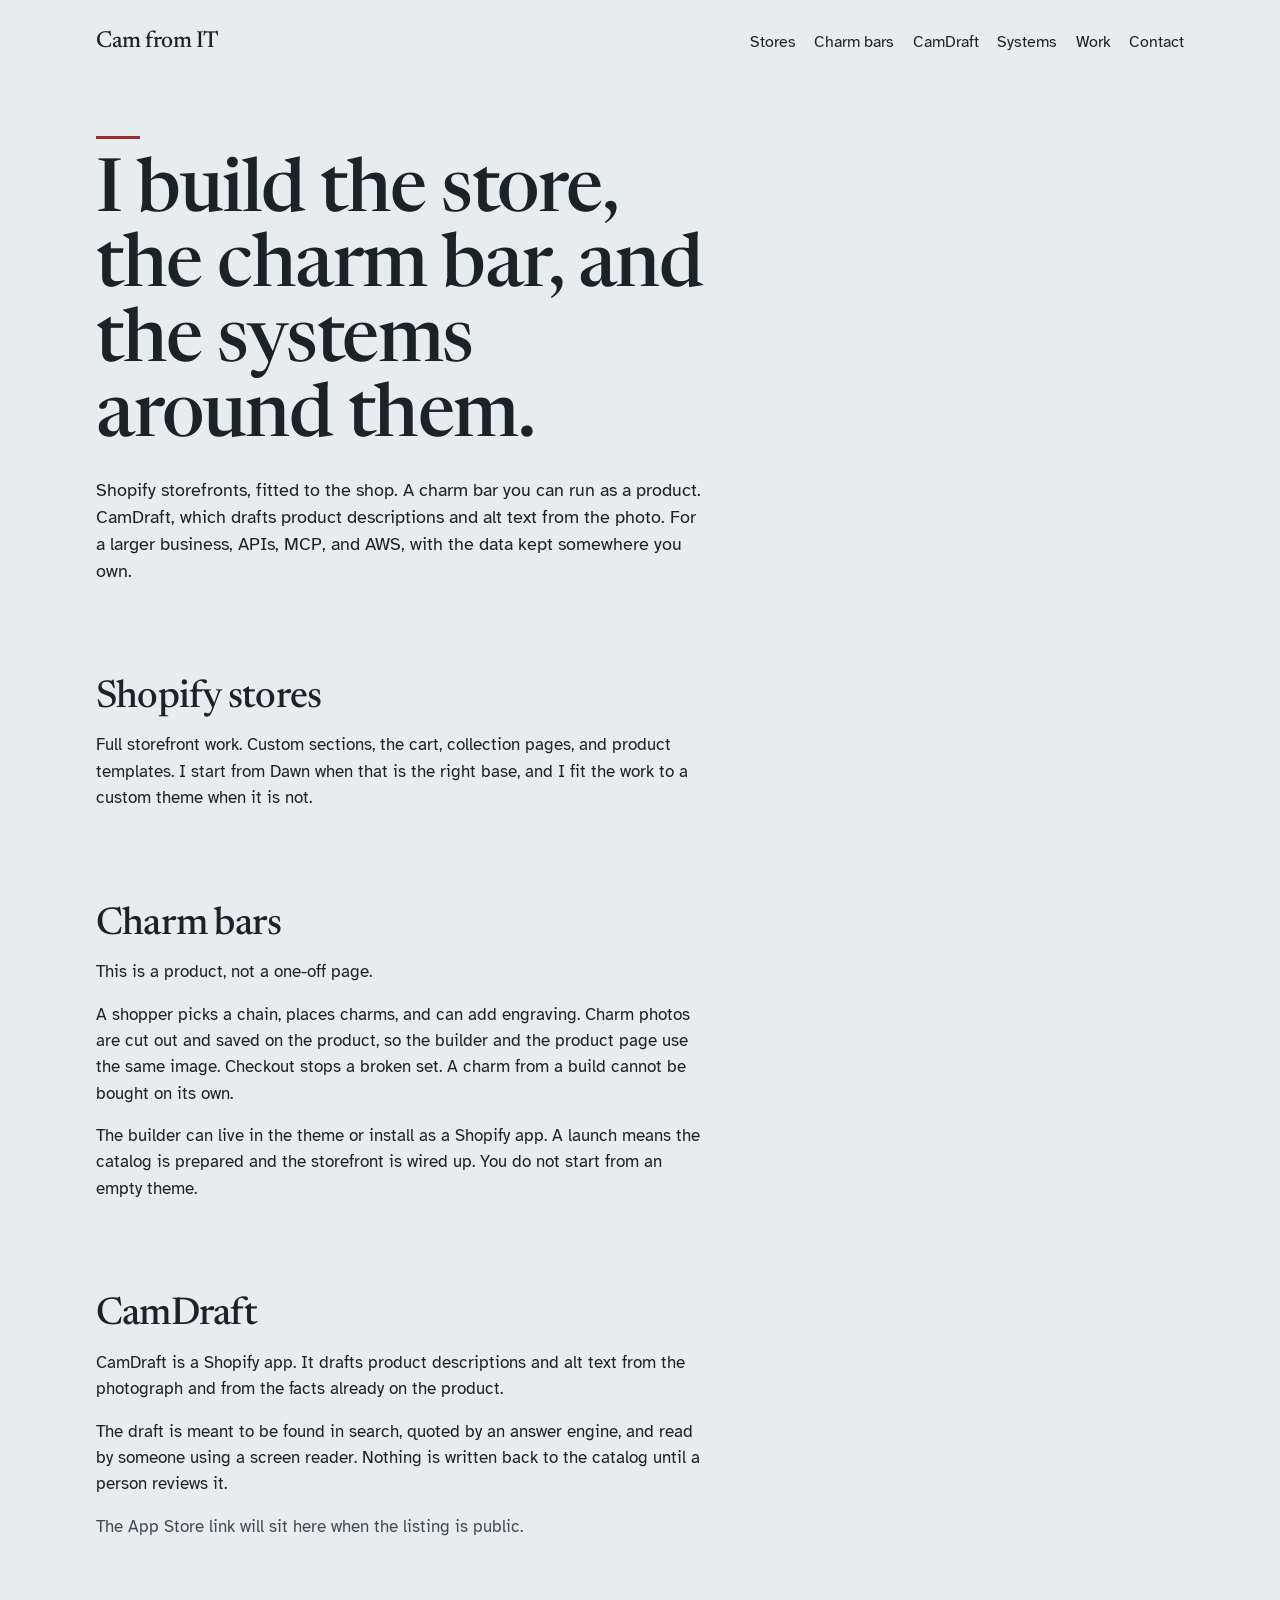
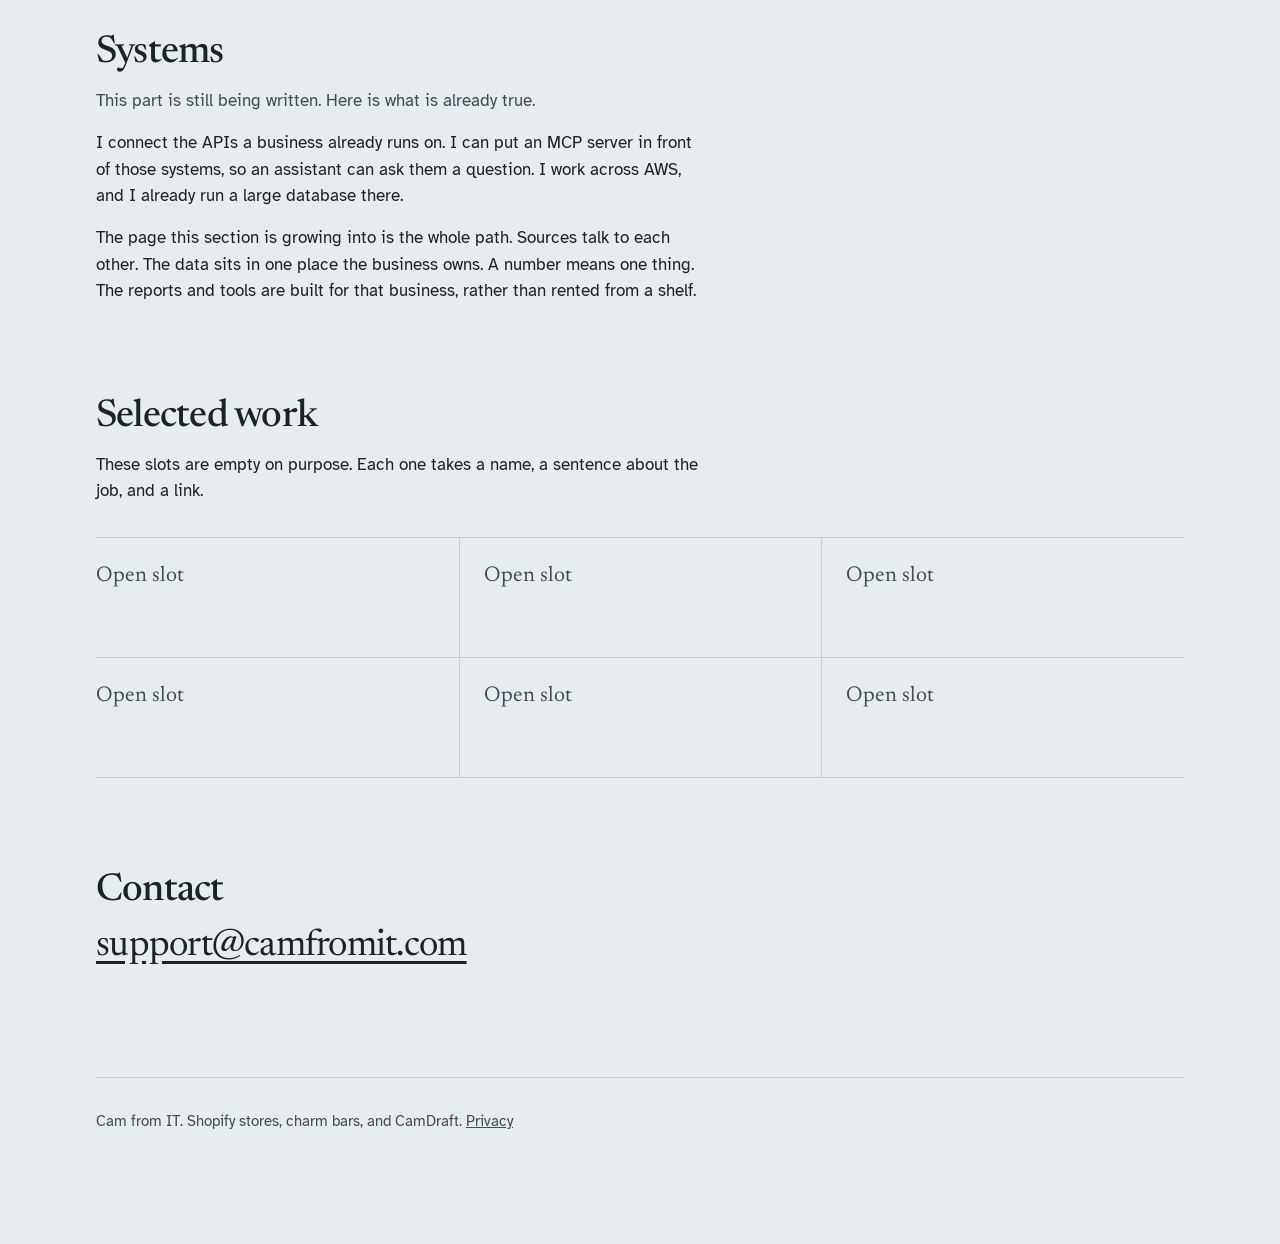
<file: index.html>
<!DOCTYPE html>
<html lang="en">
  <head>
    <meta charset="utf-8">
    <meta name="viewport" content="width=device-width, initial-scale=1">
    <title>Cam from IT</title>
    <meta name="description" content="Cam from IT builds Shopify stores, charm bars, and CamDraft, plus APIs, MCP, and AWS systems for larger businesses.">
    <link rel="preconnect" href="https://fonts.googleapis.com">
    <link rel="preconnect" href="https://fonts.gstatic.com" crossorigin>
    <link href="https://fonts.googleapis.com/css2?family=Atkinson+Hyperlegible:ital,wght@0,400;0,700;1,400&family=Newsreader:ital,opsz,wght@0,6..72,400;0,6..72,500;1,6..72,400&display=swap" rel="stylesheet">
    <link rel="icon" href="favicon.svg" type="image/svg+xml">
    <link rel="stylesheet" href="styles.css">
  </head>
  <body>
    <a class="skip" href="#main">Skip to content</a>
    <div class="page">
      <header class="masthead">
        <a class="brand" href="#top">Cam from IT</a>
        <nav class="nav" aria-label="Page">
          <a href="#stores">Stores</a>
          <a href="#charm-bars">Charm bars</a>
          <a href="#camdraft">CamDraft</a>
          <a href="#systems">Systems</a>
          <a href="#work">Work</a>
          <a href="#contact">Contact</a>
        </nav>
      </header>

      <main id="main">
        <section class="opening" id="top">
          <hr class="mark" aria-hidden="true">
          <h1>I build the store, the charm bar, and the systems around them.</h1>
          <p class="lede">Shopify storefronts, fitted to the shop. A charm bar you can run as a product. CamDraft, which drafts product descriptions and alt text from the photo. For a larger business, APIs, MCP, and AWS, with the data kept somewhere you own.</p>
        </section>

        <section id="stores" aria-labelledby="stores-title">
          <div class="measure">
            <h2 id="stores-title">Shopify stores</h2>
            <p>Full storefront work. Custom sections, the cart, collection pages, and product templates. I start from Dawn when that is the right base, and I fit the work to a custom theme when it is not.</p>
          </div>
        </section>

        <section id="charm-bars" aria-labelledby="charm-title">
          <div class="measure">
            <h2 id="charm-title">Charm bars</h2>
            <p>This is a product, not a one-off page.</p>
            <p>A shopper picks a chain, places charms, and can add engraving. Charm photos are cut out and saved on the product, so the builder and the product page use the same image. Checkout stops a broken set. A charm from a build cannot be bought on its own.</p>
            <p>The builder can live in the theme or install as a Shopify app. A launch means the catalog is prepared and the storefront is wired up. You do not start from an empty theme.</p>
          </div>
        </section>

        <section id="camdraft" aria-labelledby="camdraft-title">
          <div class="measure">
            <h2 id="camdraft-title">CamDraft</h2>
            <p>CamDraft is a Shopify app. It drafts product descriptions and alt text from the photograph and from the facts already on the product.</p>
            <p>The draft is meant to be found in search, quoted by an answer engine, and read by someone using a screen reader. Nothing is written back to the catalog until a person reviews it.</p>
            <p class="pending">The App Store link will sit here when the listing is public.</p>
          </div>
        </section>

        <section id="systems" aria-labelledby="systems-title">
          <div class="measure">
            <h2 id="systems-title">Systems</h2>
            <p class="pending">This part is still being written. Here is what is already true.</p>
            <p>I connect the APIs a business already runs on. I can put an MCP server in front of those systems, so an assistant can ask them a question. I work across AWS, and I already run a large database there.</p>
            <p>The page this section is growing into is the whole path. Sources talk to each other. The data sits in one place the business owns. A number means one thing. The reports and tools are built for that business, rather than rented from a shelf.</p>
          </div>
        </section>

        <section id="work" aria-labelledby="work-title">
          <h2 id="work-title">Selected work</h2>
          <p class="work-intro">These slots are empty on purpose. Each one takes a name, a sentence about the job, and a link.</p>
          <ul class="work-list" id="work-list"></ul>
        </section>

        <section id="contact" aria-labelledby="contact-title">
          <div class="measure">
            <h2 id="contact-title">Contact</h2>
            <a class="address" href="mailto:support@camfromit.com">support@camfromit.com</a>
          </div>
        </section>
      </main>

      <footer class="foot">
        <p>Cam from IT. Shopify stores, charm bars, and CamDraft. <a href="privacy.html">Privacy</a></p>
      </footer>
    </div>

    <script src="work.js"></script>
    <script>
      (function () {
        var list = document.getElementById("work-list");
        var items = Array.isArray(window.WORK) ? window.WORK : [];

        function safeHref(href) {
          if (!href) return "";
          if (href.charAt(0) === "/" && href.charAt(1) !== "/") return href;
          try {
            var url = new URL(href);
            if (url.protocol === "http:" || url.protocol === "https:") return url.href;
          } catch (error) {
            return "";
          }
          return "";
        }

        items.forEach(function (item) {
          var li = document.createElement("li");
          var name = item && item.name ? String(item.name).trim() : "";
          var what = item && item.what ? String(item.what).trim() : "";
          var href = safeHref(item && item.href ? String(item.href).trim() : "");

          if (!name) {
            var slot = document.createElement("p");
            slot.className = "slot";
            slot.textContent = "Open slot";
            li.appendChild(slot);
          } else {
            var heading = document.createElement("h3");
            if (href) {
              var link = document.createElement("a");
              link.href = href;
              link.textContent = name;
              heading.appendChild(link);
            } else {
              heading.textContent = name;
            }
            li.appendChild(heading);
            if (what) {
              var detail = document.createElement("p");
              detail.textContent = what;
              li.appendChild(detail);
            }
          }

          list.appendChild(li);
        });
      })();
    </script>
  </body>
</html>
</file>
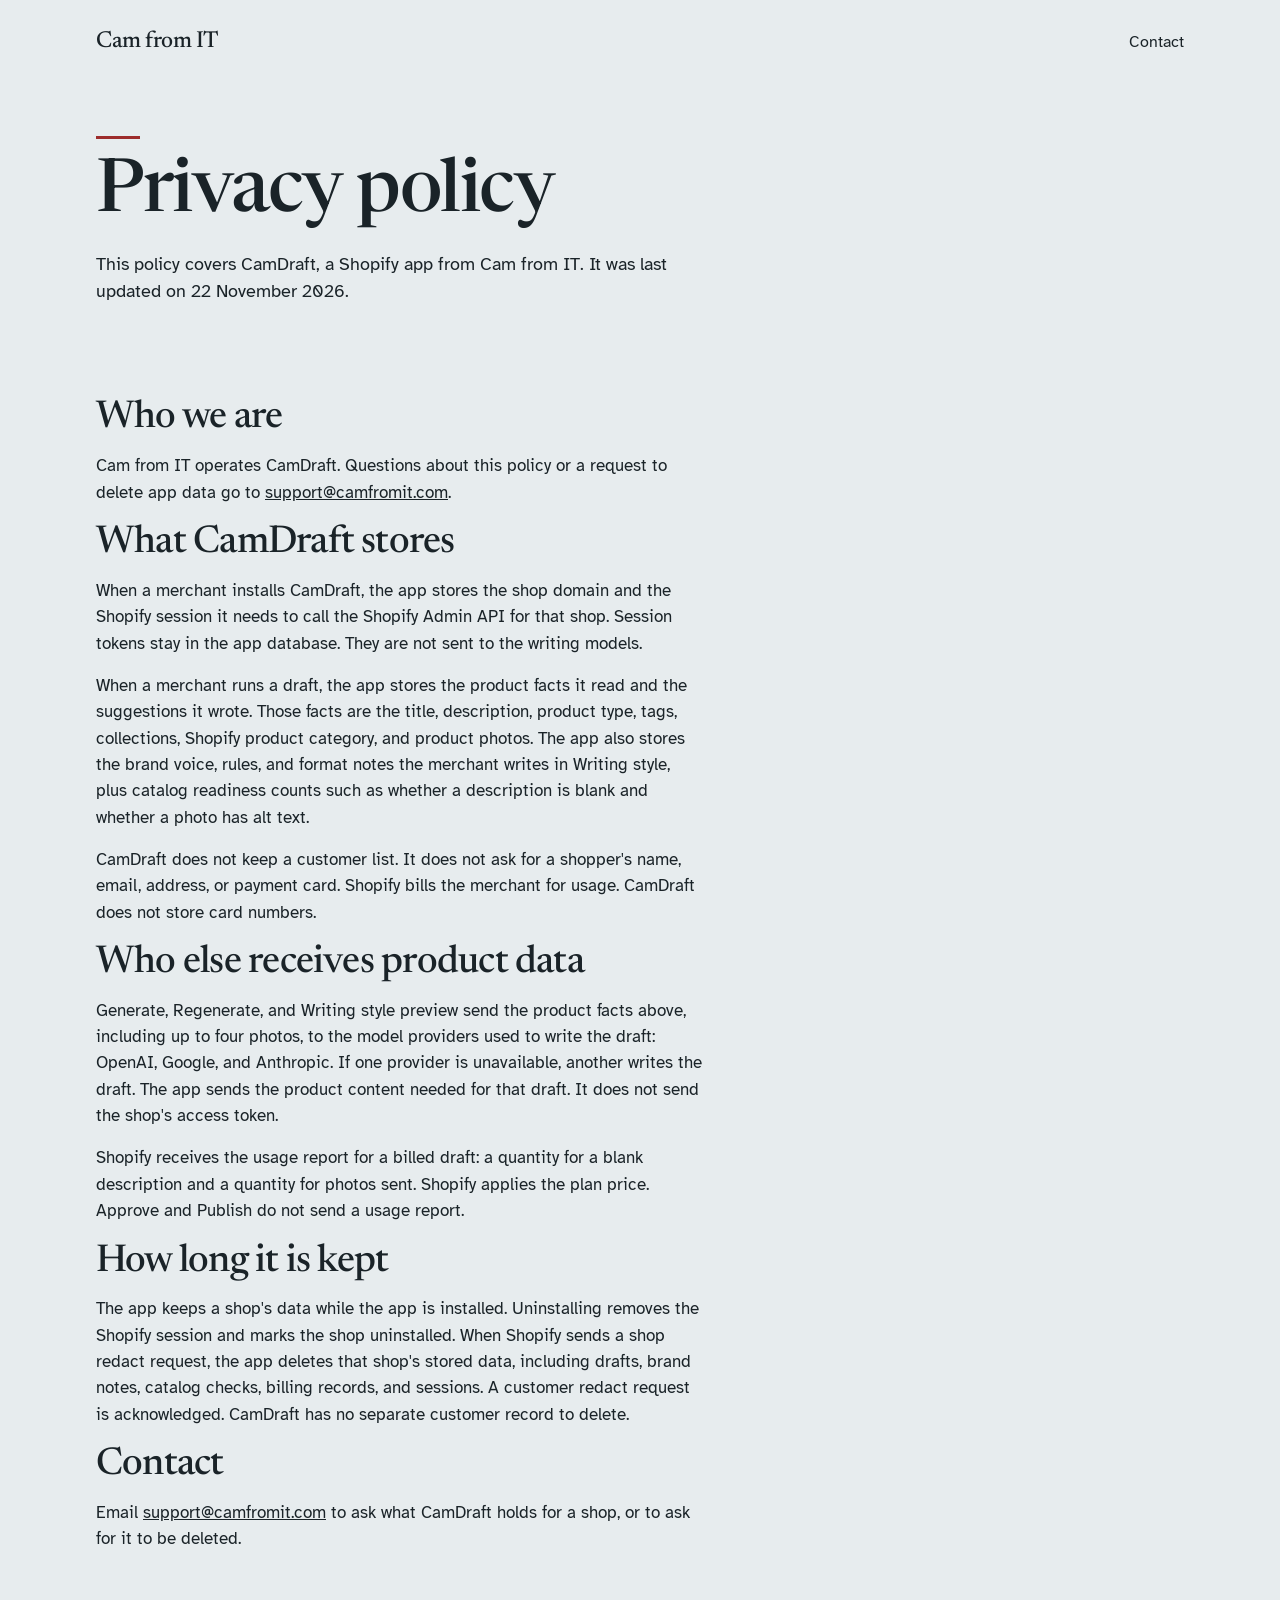
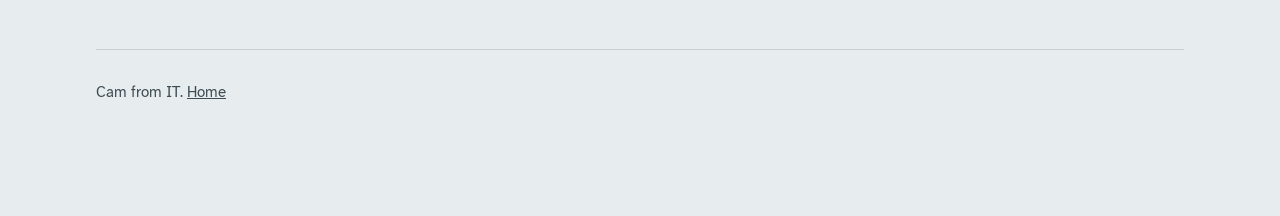
<file: privacy.html>
<!DOCTYPE html>
<html lang="en">
  <head>
    <meta charset="utf-8">
    <meta name="viewport" content="width=device-width, initial-scale=1">
    <title>Privacy policy — Cam from IT</title>
    <meta name="description" content="Privacy policy for CamDraft, the Shopify app from Cam from IT.">
    <link rel="preconnect" href="https://fonts.googleapis.com">
    <link rel="preconnect" href="https://fonts.gstatic.com" crossorigin>
    <link href="https://fonts.googleapis.com/css2?family=Atkinson+Hyperlegible:ital,wght@0,400;0,700;1,400&family=Newsreader:ital,opsz,wght@0,6..72,400;0,6..72,500;1,6..72,400&display=swap" rel="stylesheet">
    <link rel="icon" href="favicon.svg" type="image/svg+xml">
    <link rel="stylesheet" href="styles.css">
  </head>
  <body>
    <a class="skip" href="#main">Skip to content</a>
    <div class="page">
      <header class="masthead">
        <a class="brand" href="index.html">Cam from IT</a>
        <nav class="nav" aria-label="Page">
          <a href="index.html#contact">Contact</a>
        </nav>
      </header>
      <main id="main">
        <section class="opening">
          <hr class="mark" aria-hidden="true">
          <h1>Privacy policy</h1>
          <p class="lede">This policy covers CamDraft, a Shopify app from Cam from IT. It was last updated on 22 November 2026.</p>
        </section>
        <section>
          <div class="measure">
            <h2>Who we are</h2>
            <p>Cam from IT operates CamDraft. Questions about this policy or a request to delete app data go to <a href="mailto:support@camfromit.com">support@camfromit.com</a>.</p>
            <h2>What CamDraft stores</h2>
            <p>When a merchant installs CamDraft, the app stores the shop domain and the Shopify session it needs to call the Shopify Admin API for that shop. Session tokens stay in the app database. They are not sent to the writing models.</p>
            <p>When a merchant runs a draft, the app stores the product facts it read and the suggestions it wrote. Those facts are the title, description, product type, tags, collections, Shopify product category, and product photos. The app also stores the brand voice, rules, and format notes the merchant writes in Writing style, plus catalog readiness counts such as whether a description is blank and whether a photo has alt text.</p>
            <p>CamDraft does not keep a customer list. It does not ask for a shopper's name, email, address, or payment card. Shopify bills the merchant for usage. CamDraft does not store card numbers.</p>
            <h2>Who else receives product data</h2>
            <p>Generate, Regenerate, and Writing style preview send the product facts above, including up to four photos, to the model providers used to write the draft: OpenAI, Google, and Anthropic. If one provider is unavailable, another writes the draft. The app sends the product content needed for that draft. It does not send the shop's access token.</p>
            <p>Shopify receives the usage report for a billed draft: a quantity for a blank description and a quantity for photos sent. Shopify applies the plan price. Approve and Publish do not send a usage report.</p>
            <h2>How long it is kept</h2>
            <p>The app keeps a shop's data while the app is installed. Uninstalling removes the Shopify session and marks the shop uninstalled. When Shopify sends a shop redact request, the app deletes that shop's stored data, including drafts, brand notes, catalog checks, billing records, and sessions. A customer redact request is acknowledged. CamDraft has no separate customer record to delete.</p>
            <h2>Contact</h2>
            <p>Email <a href="mailto:support@camfromit.com">support@camfromit.com</a> to ask what CamDraft holds for a shop, or to ask for it to be deleted.</p>
          </div>
        </section>
      </main>
      <footer class="foot">
        <p>Cam from IT. <a href="index.html">Home</a></p>
      </footer>
    </div>
  </body>
</html>
</file>
<file: styles.css>
:root {
  --paper: #e7ecee;
  --ink: #1a2328;
  --muted: #3e4c54;
  --line: #c5ced3;
  --accent: #9d2c2c;
  --serif: "Newsreader", "Iowan Old Style", Georgia, serif;
  --sans: "Atkinson Hyperlegible", "Segoe UI", sans-serif;
  --measure: 38rem;
  --page: 68rem;
}

*,
*::before,
*::after {
  box-sizing: border-box;
}

html {
  scroll-behavior: smooth;
}

body {
  margin: 0;
  background: var(--paper);
  color: var(--ink);
  font-family: var(--sans);
  font-size: 1.0625rem;
  line-height: 1.55;
}

a {
  color: inherit;
}

a:hover {
  color: var(--accent);
}

:focus-visible {
  outline: 2px solid var(--ink);
  outline-offset: 3px;
}

.skip {
  position: absolute;
  left: 1rem;
  top: 0;
  transform: translateY(-120%);
  background: var(--paper);
  padding: 0.5rem 0.75rem;
}

.skip:focus {
  transform: none;
}

.page {
  width: min(var(--page), calc(100% - 2.5rem));
  margin: 0 auto;
  padding-bottom: 6rem;
}

.masthead {
  display: flex;
  flex-wrap: wrap;
  justify-content: space-between;
  align-items: baseline;
  gap: 1rem 2rem;
  padding-top: 1.5rem;
}

.brand {
  font-family: var(--serif);
  font-size: 1.45rem;
  font-weight: 500;
  letter-spacing: -0.02em;
  text-decoration: none;
}

.nav {
  display: flex;
  flex-wrap: wrap;
  gap: 0.35rem 1.15rem;
}

.nav a {
  text-decoration: none;
  font-size: 0.98rem;
}

.opening {
  margin-top: 4.75rem;
  max-width: var(--measure);
}

.mark {
  display: block;
  width: 2.75rem;
  height: 0.18rem;
  background: var(--accent);
  border: 0;
  margin: 0;
}

h1,
h2,
h3 {
  font-family: var(--serif);
  font-weight: 500;
  letter-spacing: -0.02em;
}

h1 {
  margin: 1.15rem 0 1.2rem;
  font-size: clamp(2.7rem, 6.2vw, 4.6rem);
  line-height: 1.02;
  max-width: 11em;
}

.lede {
  margin: 0;
  max-width: 38em;
  font-size: 1.125rem;
  line-height: 1.5;
}

section {
  margin-top: 5.75rem;
}

section h2 {
  margin: 0 0 0.85rem;
  font-size: clamp(1.85rem, 3vw, 2.4rem);
  line-height: 1.1;
}

.measure {
  max-width: var(--measure);
}

.measure p {
  margin: 0 0 1rem;
}

.measure p:last-child {
  margin-bottom: 0;
}

.pending {
  color: var(--muted);
}

.work-intro {
  max-width: var(--measure);
  margin: 0;
}

.work-list {
  list-style: none;
  margin: 2rem 0 0;
  padding: 0;
  display: grid;
  grid-template-columns: 1fr;
  border-top: 1px solid var(--line);
}

.work-list li {
  margin: 0;
  padding: 1.35rem 0 1.5rem;
  border-bottom: 1px solid var(--line);
  min-height: 7.5rem;
}

.work-list h3 {
  margin: 0 0 0.4rem;
  font-size: 1.45rem;
  line-height: 1.15;
}

.work-list h3 a {
  text-decoration-thickness: 1px;
  text-underline-offset: 0.18em;
}

.work-list p {
  margin: 0;
}

.slot {
  color: var(--muted);
  font-family: var(--serif);
  font-size: 1.35rem;
}

.address {
  display: inline-block;
  margin: 0 0 0.85rem;
  font-family: var(--serif);
  font-size: clamp(1.7rem, 3vw, 2.3rem);
  line-height: 1.15;
  letter-spacing: -0.02em;
  text-underline-offset: 0.16em;
}

.foot {
  margin-top: 6rem;
  padding-top: 1rem;
  border-top: 1px solid var(--line);
  color: var(--muted);
  font-size: 0.95rem;
}

@media (min-width: 800px) {
  .page {
    width: min(var(--page), calc(100% - 5rem));
  }

  .work-list {
    grid-template-columns: 1fr 1fr 1fr;
  }

  .work-list li {
    padding: 1.4rem 1.5rem 1.7rem 0;
  }

  .work-list li:nth-child(3n + 2),
  .work-list li:nth-child(3n) {
    padding-left: 1.5rem;
    border-left: 1px solid var(--line);
  }
}

@media (prefers-reduced-motion: reduce) {
  html {
    scroll-behavior: auto;
  }
}
</file>
